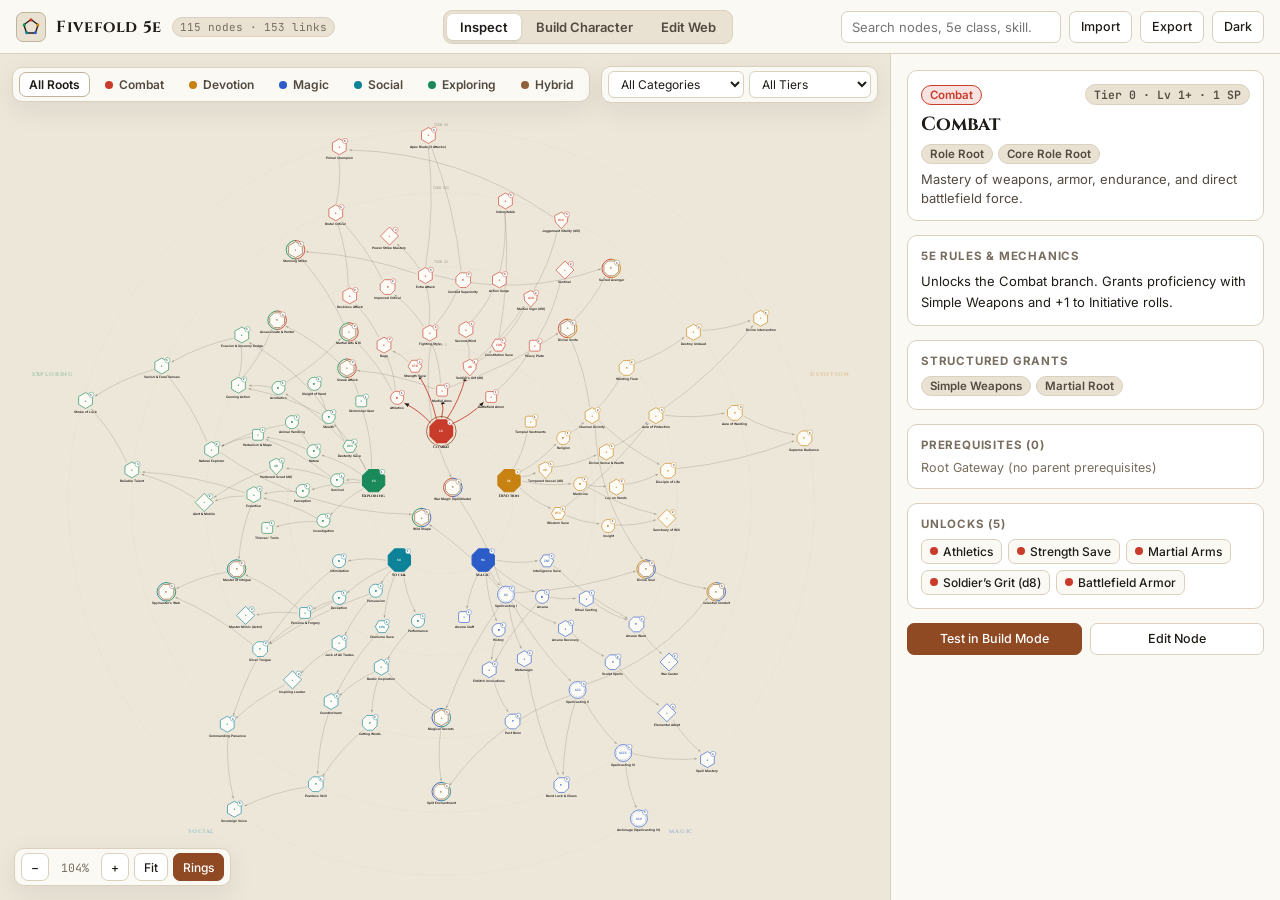
<file: standalone/index.html>
<!DOCTYPE html>
<html lang="en" data-theme="light">
<head>
  <meta charset="UTF-8" />
  <meta name="viewport" content="width=device-width, initial-scale=1.0" />
  <title>Fivefold 5e — Role-Rooted RPG Skill Web Studio</title>
  <meta name="description" content="Interactive D&D 5e role-rooted skill web visualizer, graph editor, and character builder across Combat, Devotion, Magic, Social, Exploring, and Hybrid branches." />
  <link rel="stylesheet" href="./styles.css" />
</head>
<body>
  <div class="app-shell">
    <!-- Top Studio Bar -->
    <header class="topbar">
      <div class="brand">
        <div class="brand-crest" aria-hidden="true">
          <svg width="18" height="18" viewBox="0 0 24 24" fill="none">
            <polygon points="12,2 21.5,8.9 17.9,20 6.1,20 2.5,8.9" stroke="currentColor" stroke-width="1.8" fill="none" />
            <circle cx="12" cy="2.5" r="2.1" fill="#c93b2b" />
            <circle cx="21" cy="9.2" r="2.1" fill="#c78212" />
            <circle cx="17.6" cy="19.6" r="2.1" fill="#2b5cc7" />
            <circle cx="6.4" cy="19.6" r="2.1" fill="#0d8299" />
            <circle cx="3" cy="9.2" r="2.1" fill="#1b8a5a" />
          </svg>
        </div>
        <h1>Fivefold 5e</h1>
        <span id="tree-counts" class="brand-meta">115 nodes · 153 links</span>
      </div>

      <nav class="mode-switcher" role="tablist" aria-label="Studio Mode">
        <button id="mode-inspect" class="mode-btn active" role="tab" aria-selected="true" data-mode="inspect">Inspect</button>
        <button id="mode-build" class="mode-btn" role="tab" aria-selected="false" data-mode="build">Build Character</button>
        <button id="mode-edit" class="mode-btn" role="tab" aria-selected="false" data-mode="edit">Edit Web</button>
      </nav>

      <div class="topbar-controls">
        <div class="search-wrap">
          <input id="search-input" class="search-input" type="text" placeholder="Search nodes, 5e class, skill..." autocomplete="off" />
          <button id="search-clear" class="search-clear" title="Clear search" aria-label="Clear search">&times;</button>
          <div id="search-results" class="search-results" role="listbox"></div>
        </div>
        <button id="btn-import" class="btn" title="Import Skill Web JSON">Import</button>
        <input id="file-import" type="file" accept=".json,application/json" style="display:none" />
        <button id="btn-export" class="btn" title="Export Skill Web JSON">Export</button>
        <button id="btn-theme" class="btn" title="Toggle Light / Dark Theme">Dark</button>
      </div>
    </header>

    <!-- Workspace -->
    <main class="workspace">
      <!-- Interactive SVG Canvas -->
      <section class="canvas-pane" aria-label="Skill Web Canvas">
        <!-- Floating Top HUD: Role Focus & Filters -->
        <div class="canvas-hud-top">
          <div id="role-pills" class="hud-group" role="group" aria-label="Focus Role"></div>

          <div class="hud-group">
            <select id="filter-category" class="hud-select" aria-label="Filter by Category">
              <option value="all">All Categories</option>
              <option value="root">Role Root</option>
              <option value="class_feature">Class Feature</option>
              <option value="subclass_feature">Subclass Feature</option>
              <option value="feat">Feat</option>
              <option value="spellcasting">Spellcasting</option>
              <option value="hit_die">Hit Die</option>
              <option value="save">Saving Throw</option>
              <option value="skill">Skill</option>
              <option value="proficiency">Proficiency</option>
            </select>
            <select id="filter-tier" class="hud-select" aria-label="Filter by Tier">
              <option value="all">All Tiers</option>
              <option value="0">Tier 0 (Root)</option>
              <option value="1">Tier I (Lv 1+)</option>
              <option value="2">Tier II (Lv 5+)</option>
              <option value="3">Tier III (Lv 11+)</option>
              <option value="4">Tier IV (Lv 17+)</option>
            </select>
          </div>
        </div>

        <svg id="tree-svg" viewBox="-1650 -1600 3300 3200">
          <defs>
            <marker id="arrow-default" viewBox="0 0 10 10" refX="9" refY="5" markerWidth="6" markerHeight="6" orient="auto-start-reverse">
              <path d="M 1 1.5 L 8.5 5 L 1 8.5 z" fill="var(--edge-default)"></path>
            </marker>
            <marker id="arrow-active" viewBox="0 0 10 10" refX="9" refY="5" markerWidth="6.5" markerHeight="6.5" orient="auto-start-reverse">
              <path d="M 1 1.5 L 8.5 5 L 1 8.5 z" fill="currentColor"></path>
            </marker>
          </defs>
          <g id="viewport-group">
            <g id="guides-layer"></g>
            <g id="edges-layer"></g>
            <g id="temp-link-layer"></g>
            <g id="nodes-layer"></g>
          </g>
        </svg>

        <!-- Floating Bottom HUD -->
        <div class="canvas-hud-bottom">
          <div class="hud-group">
            <button id="btn-zoom-out" class="btn btn-sm" title="Zoom Out">&minus;</button>
            <span id="zoom-readout" class="zoom-label">100%</span>
            <button id="btn-zoom-in" class="btn btn-sm" title="Zoom In">+</button>
            <button id="btn-fit" class="btn btn-sm" title="Fit Entire Skill Web">Fit</button>
            <button id="btn-rings" class="btn btn-sm btn-active" title="Toggle Tier Rings">Rings</button>
          </div>

          <div id="edit-canvas-tools" class="hud-group" style="display:none;">
            <button id="btn-add-node" class="btn btn-sm btn-primary">+ Node</button>
            <button id="btn-link-mode" class="btn btn-sm" title="Click Parent then Child to connect">Link Edge</button>
            <button id="btn-auto-layout" class="btn btn-sm" title="Arrange cleanly in radial tiers">Auto-Layout</button>
            <button id="btn-undo" class="btn btn-sm" disabled title="Undo (Ctrl+Z)">Undo</button>
            <button id="btn-redo" class="btn btn-sm" disabled title="Redo (Ctrl+Y)">Redo</button>
          </div>

          <div id="hud-status" class="hud-status-banner">
            <span id="hud-status-text"></span>
            <button id="hud-status-cancel" class="btn btn-sm">Cancel</button>
          </div>
        </div>
      </section>

      <!-- Right Studio Drawer -->
      <aside class="inspector-pane" aria-label="Inspector and Builder Drawer">
        <div id="build-subtabs" class="sub-tabs" style="display:none;">
          <button class="sub-tab active" data-btab="sheet">Character Sheet</button>
          <button class="sub-tab" data-btab="node">Selected Node</button>
        </div>
        <div id="inspector-content" class="inspector-scroll"></div>
      </aside>
    </main>
  </div>

  <div id="toast" class="toast" role="status" aria-live="polite"></div>

  <script src="./src/defaultTree.js"></script>
  <script src="./app.js"></script>
</body>
</html>
</file>
<file: standalone/styles.css>
/* Fivefold 5e — Role-Rooted Skill Web Studio Stylesheet */
@import url('https://fonts.googleapis.com/css2?family=Cinzel:wght@600;700&family=Inter:wght@400;500;600;700&family=JetBrains+Mono:wght@400;500;600&display=swap');

:root {
  /* Light Parchment / Cartographic Studio Theme */
  --bg-page: #f5f1e8;
  --bg-canvas: #ede7da;
  --bg-surface: #fbf9f4;
  --bg-elevated: #ffffff;
  --bg-subtle: #e9e2d3;
  --border-subtle: #d9d0be;
  --border-strong: #bfb39c;
  --text-primary: #1f1b16;
  --text-secondary: #534a3f;
  --text-muted: #786d5f;
  --accent-primary: #8f4a24;
  --accent-primary-hover: #753b1b;
  --accent-primary-fg: #ffffff;
  --edge-default: rgba(82, 70, 56, 0.34);
  --edge-dim: rgba(82, 70, 56, 0.1);
  --ring-stroke: rgba(82, 70, 56, 0.14);
  --node-fill: #fdfbf6;
  --node-locked-fill: #e8e1d4;
  --node-shadow: 0 3px 10px rgba(31, 27, 22, 0.1);
  --panel-shadow: 0 8px 28px rgba(31, 27, 22, 0.08);
  --success: #1b8a5a;
  --warning: #c78212;
  --danger: #c93b2b;

  /* Role Colors */
  --role-combat: #c93b2b;
  --role-devotion: #c78212;
  --role-magic: #2b5cc7;
  --role-social: #0d8299;
  --role-exploring: #1b8a5a;
  --role-hybrid: #8f6339;

  --font-display: 'Cinzel', Georgia, serif;
  --font-sans: 'Inter', -apple-system, BlinkMacSystemFont, sans-serif;
  --font-mono: 'JetBrains Mono', ui-monospace, monospace;
}

[data-theme='dark'] {
  /* Obsidian Cartographic Studio Theme (zero purple-on-dark!) */
  --bg-page: #131517;
  --bg-canvas: #101214;
  --bg-surface: #191c20;
  --bg-elevated: #21252b;
  --bg-subtle: #252a30;
  --border-subtle: #2e343c;
  --border-strong: #434b56;
  --text-primary: #ece9e2;
  --text-secondary: #b5afa4;
  --text-muted: #847f76;
  --accent-primary: #d48c45;
  --accent-primary-hover: #e29d57;
  --accent-primary-fg: #141210;
  --edge-default: rgba(188, 180, 168, 0.28);
  --edge-dim: rgba(188, 180, 168, 0.08);
  --ring-stroke: rgba(188, 180, 168, 0.11);
  --node-fill: #1c2025;
  --node-locked-fill: #16191d;
  --node-shadow: 0 4px 14px rgba(0, 0, 0, 0.45);
  --panel-shadow: 0 10px 32px rgba(0, 0, 0, 0.45);
}

*, *::before, *::after {
  box-sizing: border-box;
}

html, body {
  margin: 0;
  padding: 0;
  height: 100%;
  overflow: hidden;
  font-family: var(--font-sans);
  font-size: 14px;
  color: var(--text-primary);
  background: var(--bg-page);
  -webkit-font-smoothing: antialiased;
}

button, input, select, textarea {
  font-family: inherit;
  font-size: inherit;
  color: inherit;
}

/* Top Header */
.app-shell {
  display: flex;
  flex-direction: column;
  height: 100vh;
  width: 100vw;
}

.topbar {
  height: 54px;
  flex-shrink: 0;
  display: flex;
  align-items: center;
  justify-content: space-between;
  gap: 12px;
  padding: 0 16px;
  background: var(--bg-surface);
  border-bottom: 1px solid var(--border-subtle);
  z-index: 20;
}

.brand {
  display: flex;
  align-items: center;
  gap: 10px;
  min-width: 0;
}

.brand-crest {
  width: 30px;
  height: 30px;
  border-radius: 7px;
  background: var(--bg-subtle);
  border: 1px solid var(--border-strong);
  display: grid;
  place-items: center;
  flex-shrink: 0;
}

.brand h1 {
  margin: 0;
  font-family: var(--font-display);
  font-size: 16px;
  font-weight: 700;
  letter-spacing: 0.04em;
  white-space: nowrap;
}

.brand-meta {
  font-family: var(--font-mono);
  font-size: 11px;
  color: var(--text-muted);
  padding: 2px 7px;
  border-radius: 999px;
  background: var(--bg-subtle);
  border: 1px solid var(--border-subtle);
  white-space: nowrap;
}

.mode-switcher {
  display: inline-flex;
  background: var(--bg-subtle);
  border: 1px solid var(--border-subtle);
  border-radius: 9px;
  padding: 3px;
  gap: 2px;
}

.mode-btn {
  border: none;
  background: transparent;
  color: var(--text-secondary);
  padding: 5px 13px;
  border-radius: 6px;
  font-size: 13px;
  font-weight: 600;
  cursor: pointer;
  transition: background 0.15s ease, color 0.15s ease;
}

.mode-btn:hover {
  color: var(--text-primary);
}

.mode-btn.active {
  background: var(--bg-elevated);
  color: var(--text-primary);
  box-shadow: 0 1px 3px rgba(0, 0, 0, 0.12);
}

.topbar-controls {
  display: flex;
  align-items: center;
  gap: 8px;
}

.search-wrap {
  position: relative;
  width: 220px;
}

.search-input {
  width: 100%;
  height: 32px;
  padding: 0 28px 0 10px;
  border-radius: 7px;
  border: 1px solid var(--border-subtle);
  background: var(--bg-elevated);
  font-size: 13px;
  outline: none;
  transition: border-color 0.15s;
}

.search-input:focus {
  border-color: var(--accent-primary);
}

.search-clear {
  position: absolute;
  right: 6px;
  top: 50%;
  transform: translateY(-50%);
  border: none;
  background: none;
  color: var(--text-muted);
  cursor: pointer;
  font-size: 14px;
  padding: 2px 4px;
  display: none;
}

.search-clear.visible {
  display: block;
}

.search-results {
  position: absolute;
  top: calc(100% + 6px);
  left: 0;
  right: 0;
  max-height: 280px;
  overflow-y: auto;
  background: var(--bg-elevated);
  border: 1px solid var(--border-strong);
  border-radius: 9px;
  box-shadow: var(--panel-shadow);
  z-index: 40;
  display: none;
}

.search-results.open {
  display: block;
}

.search-item {
  width: 100%;
  text-align: left;
  border: none;
  background: transparent;
  padding: 8px 10px;
  display: flex;
  align-items: center;
  justify-content: space-between;
  gap: 8px;
  cursor: pointer;
  border-bottom: 1px solid var(--border-subtle);
}

.search-item:last-child {
  border-bottom: none;
}

.search-item:hover {
  background: var(--bg-subtle);
}

.btn {
  height: 32px;
  padding: 0 11px;
  border-radius: 7px;
  border: 1px solid var(--border-subtle);
  background: var(--bg-elevated);
  color: var(--text-primary);
  font-size: 12.5px;
  font-weight: 500;
  cursor: pointer;
  display: inline-flex;
  align-items: center;
  justify-content: center;
  gap: 6px;
  transition: background 0.15s, border-color 0.15s, transform 0.1s;
  white-space: nowrap;
}

.btn:hover:not(:disabled) {
  background: var(--bg-subtle);
  border-color: var(--border-strong);
}

.btn:active:not(:disabled) {
  transform: translateY(1px);
}

.btn:disabled {
  opacity: 0.45;
  cursor: not-allowed;
}

.btn-primary {
  background: var(--accent-primary);
  border-color: var(--accent-primary);
  color: var(--accent-primary-fg);
}

.btn-primary:hover:not(:disabled) {
  background: var(--accent-primary-hover);
  border-color: var(--accent-primary-hover);
}

.btn-danger {
  color: var(--danger);
  border-color: rgba(201, 59, 43, 0.35);
}

.btn-danger:hover:not(:disabled) {
  background: rgba(201, 59, 43, 0.1);
}

.btn-active {
  background: var(--accent-primary);
  border-color: var(--accent-primary);
  color: var(--accent-primary-fg);
}

.btn-sm {
  height: 28px;
  padding: 0 9px;
  font-size: 12px;
}

/* Main Workspace */
.workspace {
  flex: 1;
  display: flex;
  min-height: 0;
  position: relative;
}

.canvas-pane {
  flex: 1;
  position: relative;
  background: var(--bg-canvas);
  overflow: hidden;
  user-select: none;
}

#tree-svg {
  width: 100%;
  height: 100%;
  display: block;
  cursor: grab;
}

#tree-svg.panning {
  cursor: grabbing;
}

#tree-svg.linking {
  cursor: crosshair;
}

/* Floating Role & Filter HUD */
.canvas-hud-top {
  position: absolute;
  top: 12px;
  left: 12px;
  right: 12px;
  display: flex;
  flex-wrap: wrap;
  align-items: center;
  justify-content: space-between;
  gap: 8px;
  pointer-events: none;
  z-index: 10;
}

.hud-group {
  display: flex;
  flex-wrap: wrap;
  align-items: center;
  gap: 5px;
  background: var(--bg-surface);
  border: 1px solid var(--border-subtle);
  border-radius: 10px;
  padding: 4px 6px;
  box-shadow: var(--panel-shadow);
  pointer-events: auto;
}

.role-pill {
  border: 1px solid transparent;
  background: transparent;
  color: var(--text-secondary);
  padding: 4px 9px;
  border-radius: 7px;
  font-size: 12px;
  font-weight: 600;
  cursor: pointer;
  display: inline-flex;
  align-items: center;
  gap: 6px;
  transition: background 0.15s, color 0.15s, border-color 0.15s;
}

.role-pill:hover {
  background: var(--bg-subtle);
  color: var(--text-primary);
}

.role-pill.active {
  background: var(--bg-elevated);
  border-color: var(--border-strong);
  color: var(--text-primary);
}

.role-dot {
  width: 8px;
  height: 8px;
  border-radius: 50%;
  flex-shrink: 0;
}

.hud-select {
  height: 27px;
  border: 1px solid var(--border-subtle);
  background: var(--bg-elevated);
  border-radius: 6px;
  padding: 0 8px;
  font-size: 12px;
  outline: none;
  cursor: pointer;
}

/* Bottom Floating Controls */
.canvas-hud-bottom {
  position: absolute;
  bottom: 14px;
  left: 14px;
  right: 14px;
  display: flex;
  align-items: flex-end;
  justify-content: space-between;
  gap: 10px;
  pointer-events: none;
  z-index: 10;
}

.hud-status-banner {
  background: var(--bg-surface);
  border: 1px solid var(--border-strong);
  border-radius: 9px;
  padding: 7px 12px;
  font-size: 12.5px;
  color: var(--text-primary);
  box-shadow: var(--panel-shadow);
  pointer-events: auto;
  display: none;
  align-items: center;
  gap: 10px;
}

.hud-status-banner.visible {
  display: flex;
}

.zoom-label {
  font-family: var(--font-mono);
  font-size: 11.5px;
  color: var(--text-muted);
  min-width: 42px;
  text-align: center;
}

/* Legend Popover */
.legend-strip {
  display: flex;
  align-items: center;
  gap: 10px;
  padding: 5px 10px;
  font-size: 11.5px;
  color: var(--text-muted);
}

.legend-item {
  display: inline-flex;
  align-items: center;
  gap: 5px;
}

/* SVG Node & Edge Styling */
.tier-ring {
  fill: none;
  stroke: var(--ring-stroke);
  stroke-width: 1.5;
  stroke-dasharray: 6 7;
}

.tier-ring-label {
  fill: var(--text-muted);
  font-family: var(--font-mono);
  font-size: 12px;
  font-weight: 600;
  opacity: 0.65;
  text-anchor: middle;
}

.sector-label {
  font-family: var(--font-display);
  font-size: 20px;
  font-weight: 700;
  letter-spacing: 0.14em;
  text-anchor: middle;
  opacity: 0.34;
  pointer-events: none;
}

.edge-path {
  fill: none;
  stroke: var(--edge-default);
  stroke-width: 2;
  transition: stroke 0.15s, stroke-width 0.15s, opacity 0.15s;
}

.edge-path.dimmed {
  stroke: var(--edge-dim);
}

.edge-path.highlighted {
  stroke-width: 3.2;
}

.edge-path.unlocked {
  stroke-width: 3.5;
}

.edge-path.editable {
  cursor: pointer;
}

.edge-path.editable:hover {
  stroke: var(--danger) !important;
  stroke-width: 4.5 !important;
}

.node-group {
  cursor: pointer;
  transition: opacity 0.18s ease;
}

.node-group.dimmed {
  opacity: 0.18;
}

.node-group.dragging {
  cursor: grabbing;
}

.node-shape {
  transition: transform 0.15s ease, fill 0.15s ease, stroke-width 0.15s ease;
}

.node-group:hover .node-shape {
  filter: brightness(1.06);
}

.node-label {
  font-family: var(--font-sans);
  font-size: 11.5px;
  font-weight: 600;
  fill: var(--text-primary);
  text-anchor: middle;
  pointer-events: none;
  paint-order: stroke;
  stroke: var(--bg-canvas);
  stroke-width: 3.5px;
  stroke-linejoin: round;
}

.node-label.root-label {
  font-family: var(--font-display);
  font-size: 14px;
  font-weight: 700;
  letter-spacing: 0.05em;
}

.node-glyph {
  font-family: var(--font-mono);
  font-size: 11px;
  font-weight: 700;
  text-anchor: middle;
  dominant-baseline: central;
  pointer-events: none;
}

.node-cost-badge {
  font-family: var(--font-mono);
  font-size: 9.5px;
  font-weight: 700;
  text-anchor: middle;
  dominant-baseline: central;
  pointer-events: none;
}

@keyframes pulseRing {
  0%, 100% { stroke-opacity: 0.95; }
  50% { stroke-opacity: 0.35; }
}

.available-halo {
  fill: none;
  stroke-width: 2.5;
  stroke-dasharray: 5 4;
  animation: pulseRing 2s ease-in-out infinite;
}

/* Right Studio Inspector Drawer */
.inspector-pane {
  width: 390px;
  flex-shrink: 0;
  background: var(--bg-surface);
  border-left: 1px solid var(--border-subtle);
  display: flex;
  flex-direction: column;
  min-height: 0;
  z-index: 15;
}

.inspector-scroll {
  flex: 1;
  overflow-y: auto;
  padding: 16px;
  display: flex;
  flex-direction: column;
  gap: 14px;
}

.card {
  background: var(--bg-elevated);
  border: 1px solid var(--border-subtle);
  border-radius: 10px;
  padding: 13px;
}

.card-title {
  margin: 0 0 8px 0;
  font-size: 11.5px;
  font-weight: 700;
  text-transform: uppercase;
  letter-spacing: 0.07em;
  color: var(--text-muted);
  display: flex;
  align-items: center;
  justify-content: space-between;
}

.node-header-title {
  margin: 0;
  font-family: var(--font-display);
  font-size: 19px;
  font-weight: 700;
  line-height: 1.2;
}

.badge-row {
  display: flex;
  flex-wrap: wrap;
  gap: 5px;
  margin-top: 8px;
}

.badge {
  display: inline-flex;
  align-items: center;
  gap: 4px;
  padding: 2px 8px;
  border-radius: 999px;
  font-size: 11.5px;
  font-weight: 600;
  background: var(--bg-subtle);
  border: 1px solid var(--border-subtle);
  color: var(--text-secondary);
}

.badge-mono {
  font-family: var(--font-mono);
}

.mechanics-text {
  margin: 0;
  font-size: 13px;
  line-height: 1.55;
  color: var(--text-primary);
}

.summary-text {
  margin: 6px 0 0 0;
  font-size: 13px;
  line-height: 1.45;
  color: var(--text-secondary);
}

.link-chip-list {
  display: flex;
  flex-wrap: wrap;
  gap: 6px;
}

.link-chip {
  border: 1px solid var(--border-subtle);
  background: var(--bg-surface);
  color: var(--text-primary);
  border-radius: 7px;
  padding: 4px 8px;
  font-size: 12px;
  font-weight: 500;
  cursor: pointer;
  display: inline-flex;
  align-items: center;
  gap: 5px;
  transition: border-color 0.15s, background 0.15s;
}

.link-chip:hover {
  border-color: var(--border-strong);
  background: var(--bg-subtle);
}

.link-chip-remove {
  color: var(--danger);
  font-weight: 700;
  margin-left: 2px;
  cursor: pointer;
}

/* Character Builder UI */
.builder-header-grid {
  display: grid;
  grid-template-columns: 1fr 1fr;
  gap: 8px;
  margin-bottom: 10px;
}

.stat-tile {
  background: var(--bg-surface);
  border: 1px solid var(--border-subtle);
  border-radius: 8px;
  padding: 8px 10px;
}

.stat-label {
  font-size: 11px;
  color: var(--text-muted);
  text-transform: uppercase;
  letter-spacing: 0.05em;
}

.stat-value {
  font-family: var(--font-mono);
  font-size: 17px;
  font-weight: 700;
  margin-top: 2px;
}

.sp-bar-track {
  width: 100%;
  height: 7px;
  border-radius: 999px;
  background: var(--bg-subtle);
  overflow: hidden;
  margin-top: 6px;
}

.sp-bar-fill {
  height: 100%;
  background: var(--accent-primary);
  border-radius: 999px;
  transition: width 0.2s ease;
}

.saves-grid {
  display: grid;
  grid-template-columns: repeat(6, 1fr);
  gap: 4px;
}

.save-pill {
  text-align: center;
  padding: 5px 0;
  border-radius: 6px;
  font-family: var(--font-mono);
  font-size: 11.5px;
  font-weight: 700;
  border: 1px solid var(--border-subtle);
  background: var(--bg-surface);
  color: var(--text-muted);
}

.save-pill.proficient {
  background: var(--success);
  border-color: var(--success);
  color: #ffffff;
}

.status-callout {
  padding: 9px 11px;
  border-radius: 8px;
  font-size: 12.5px;
  line-height: 1.4;
  border: 1px solid var(--border-subtle);
  background: var(--bg-surface);
}

.status-callout.unlocked {
  border-color: rgba(27, 138, 90, 0.45);
  background: rgba(27, 138, 90, 0.09);
}

.status-callout.locked {
  border-color: rgba(199, 130, 18, 0.4);
  background: rgba(199, 130, 18, 0.08);
}

/* Editor Forms */
.form-grid {
  display: grid;
  grid-template-columns: 1fr 1fr;
  gap: 9px;
}

.form-field {
  display: flex;
  flex-direction: column;
  gap: 4px;
}

.form-field.full {
  grid-column: 1 / -1;
}

.form-field label {
  font-size: 11.5px;
  font-weight: 600;
  color: var(--text-secondary);
}

.form-input, .form-select, .form-textarea {
  width: 100%;
  border: 1px solid var(--border-subtle);
  background: var(--bg-surface);
  border-radius: 7px;
  padding: 6px 9px;
  font-size: 12.5px;
  outline: none;
}

.form-input:focus, .form-select:focus, .form-textarea:focus {
  border-color: var(--accent-primary);
}

.form-textarea {
  min-height: 68px;
  resize: vertical;
  line-height: 1.45;
}

.check-row {
  display: flex;
  flex-wrap: wrap;
  gap: 8px;
}

.check-pill {
  display: inline-flex;
  align-items: center;
  gap: 5px;
  font-size: 12px;
  cursor: pointer;
  padding: 3px 7px;
  border-radius: 6px;
  border: 1px solid var(--border-subtle);
  background: var(--bg-surface);
}

.sub-tabs {
  display: flex;
  border-bottom: 1px solid var(--border-subtle);
  gap: 4px;
  padding: 0 16px;
  background: var(--bg-surface);
  flex-shrink: 0;
}

.sub-tab {
  border: none;
  background: transparent;
  padding: 10px 10px;
  font-size: 12.5px;
  font-weight: 600;
  color: var(--text-muted);
  cursor: pointer;
  border-bottom: 2px solid transparent;
}

.sub-tab.active {
  color: var(--text-primary);
  border-bottom-color: var(--accent-primary);
}

/* Toast Notification */
.toast {
  position: fixed;
  bottom: 20px;
  left: 50%;
  transform: translateX(-50%) translateY(16px);
  background: var(--text-primary);
  color: var(--bg-page);
  padding: 8px 16px;
  border-radius: 8px;
  font-size: 13px;
  font-weight: 500;
  opacity: 0;
  pointer-events: none;
  transition: opacity 0.2s, transform 0.2s;
  z-index: 100;
}

.toast.visible {
  opacity: 1;
  transform: translateX(-50%) translateY(0);
}

.empty-state {
  text-align: center;
  padding: 28px 14px;
  color: var(--text-muted);
  font-size: 13px;
  line-height: 1.5;
}

/* Responsive adjustments */
@media (max-width: 960px) {
  .workspace {
    flex-direction: column;
  }
  .inspector-pane {
    width: 100%;
    height: 44vh;
    border-left: none;
    border-top: 1px solid var(--border-subtle);
  }
  .search-wrap {
    width: 150px;
  }
  .brand-meta {
    display: none;
  }
}
</file>
